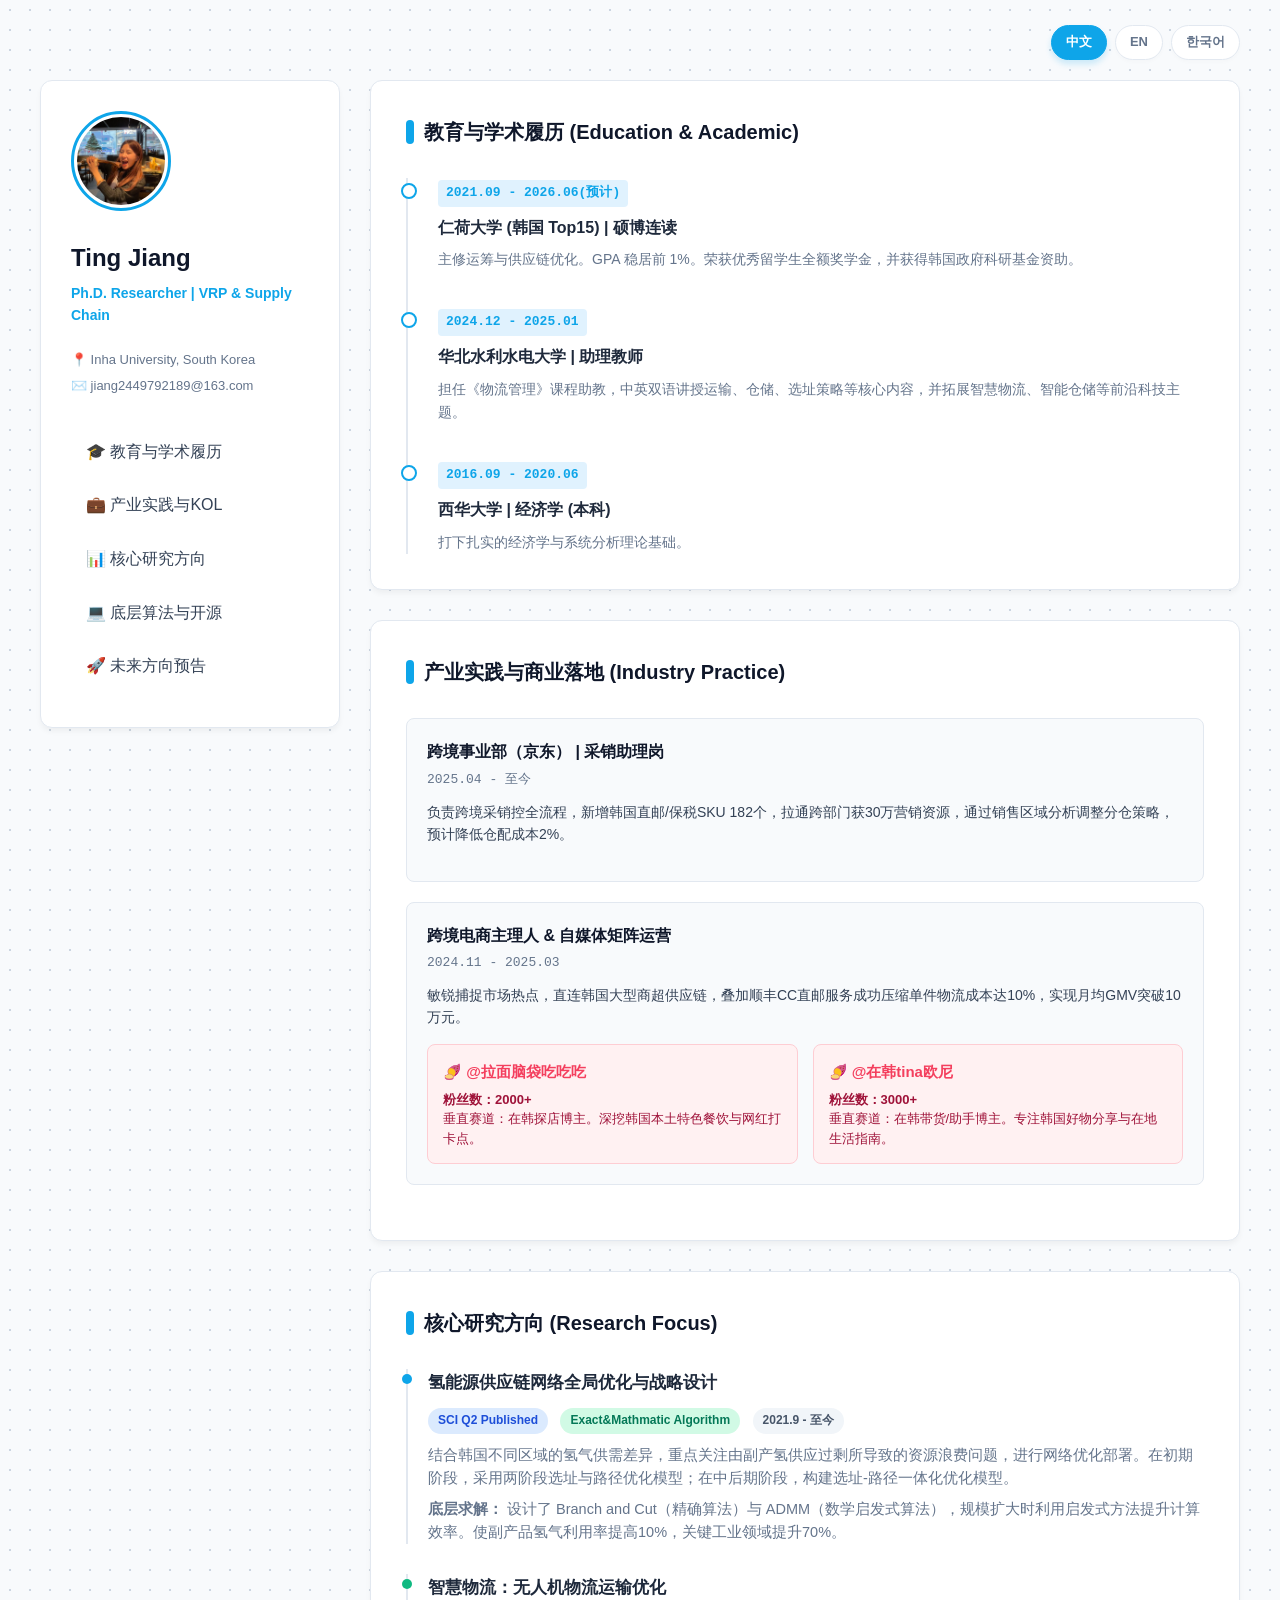
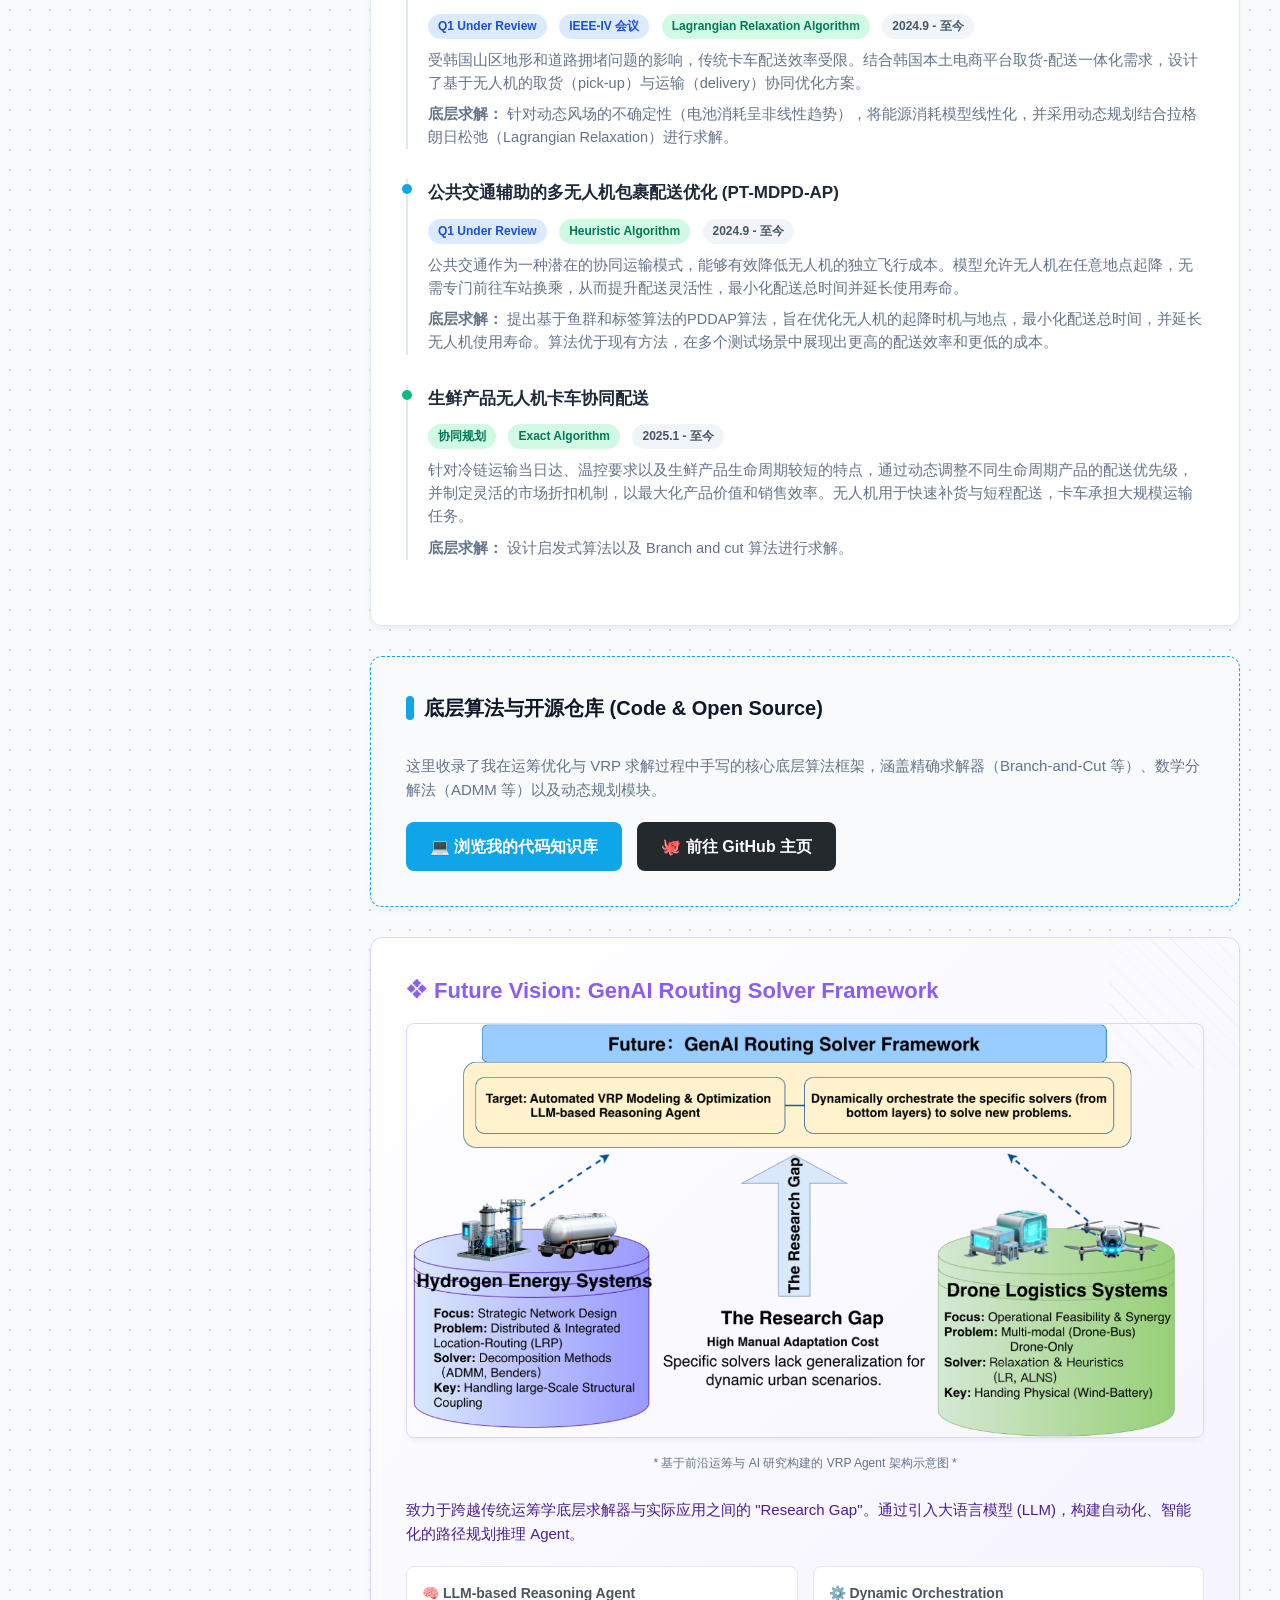
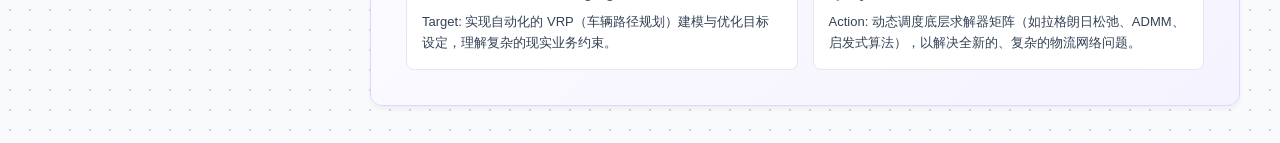
<file: index.html>
<!DOCTYPE html>
<html lang="zh-CN">
<head>
  <meta charset="UTF-8">
  <meta name="viewport" content="width=device-width, initial-scale=1.0">
  <title>Ting Jiang | Routing Optimization & Supply Chain</title>
  <style>
    /* 全局极简科技风设定 */
    :root {
      --bg-color: #f8fafc;
      --card-bg: #ffffff;
      --text-main: #334155;
      --text-light: #64748b;
      --accent-blue: #0ea5e9; 
      --accent-green: #10b981; 
      --accent-purple: #8b5cf6;
      --accent-red: #f43f5e;
      --border-color: #e2e8f0;
    }

    * { box-sizing: border-box; margin: 0; padding: 0; }

    body {
      background-color: var(--bg-color);
      background-image: radial-gradient(#cbd5e1 1px, transparent 1px);
      background-size: 20px 20px;
      font-family: 'Inter', 'Helvetica Neue', Arial, sans-serif;
      color: var(--text-main);
      line-height: 1.6;
      padding: 40px 20px;
      position: relative; /* 语言切换组件定位基准 */
    }

    /* ================= 🌟 新增：右上角语言切换器 ================= */
    .lang-switcher {
      position: absolute;
      top: 25px;
      right: 40px;
      display: flex;
      gap: 8px;
      z-index: 100;
    }
    .lang-btn {
      background: var(--card-bg);
      border: 1px solid var(--border-color);
      padding: 6px 14px;
      border-radius: 20px;
      font-size: 13px;
      font-weight: 600;
      color: var(--text-light);
      text-decoration: none;
      transition: all 0.3s ease;
      box-shadow: 0 2px 4px rgba(0,0,0,0.02);
    }
    .lang-btn:hover {
      border-color: var(--accent-blue);
      color: var(--accent-blue);
    }
    .lang-btn.active {
      background: var(--accent-blue);
      color: #ffffff;
      border-color: var(--accent-blue);
      box-shadow: 0 4px 6px rgba(14, 165, 233, 0.2);
    }

    .container {
      max-width: 1200px;
      margin: 40px auto 0; /* 顶部留出空间给语言切换器 */
      display: flex;
      gap: 30px;
      align-items: flex-start;
    }

    /* ================= 左侧固定信息栏 ================= */
    .sidebar {
      width: 300px;
      background: var(--card-bg);
      padding: 30px;
      border-radius: 12px;
      border: 1px solid var(--border-color);
      box-shadow: 0 4px 6px -1px rgba(0, 0, 0, 0.05);
      position: sticky;
      top: 40px;
      flex-shrink: 0;
    }

    .avatar {
      width: 100px; height: 100px;
      border-radius: 50%;
      object-fit: cover;
      border: 3px solid var(--accent-blue);
      padding: 3px;
      margin-bottom: 20px;
    }

    .sidebar h1 { font-size: 24px; margin-bottom: 5px; color: #0f172a; }
    .sidebar .title { font-size: 14px; color: var(--accent-blue); font-weight: bold; margin-bottom: 20px; }
    .sidebar .contact { font-size: 13px; color: var(--text-light); line-height: 2; margin-bottom: 30px; }
    
    .nav-links a {
      display: block;
      padding: 10px 15px;
      color: var(--text-main);
      text-decoration: none;
      font-weight: 500;
      border-radius: 6px;
      margin-bottom: 8px;
      transition: background 0.2s;
    }
    .nav-links a:hover { background: #f1f5f9; color: var(--accent-blue); }

    /* ================= 右侧内容区 ================= */
    .main-content {
      flex: 1;
      display: flex;
      flex-direction: column;
      gap: 30px;
    }

    .section-card {
      background: var(--card-bg);
      padding: 35px;
      border-radius: 12px;
      border: 1px solid var(--border-color);
      box-shadow: 0 4px 6px -1px rgba(0, 0, 0, 0.05);
    }

    .section-title {
      font-size: 20px;
      color: #0f172a;
      margin-bottom: 30px;
      display: flex;
      align-items: center;
      gap: 10px;
    }
    .section-title::before {
      content: '';
      display: block;
      width: 8px; height: 24px;
      background: var(--accent-blue);
      border-radius: 4px;
    }

    /* 时间轴与各模块样式略（保持一致）... */
    .timeline-list { position: relative; padding-left: 30px; border-left: 2px solid var(--border-color); }
    .time-node { position: relative; margin-bottom: 35px; }
    .time-node:last-child { margin-bottom: 0; }
    .time-node::before { content: ''; position: absolute; left: -37px; top: 5px; width: 12px; height: 12px; border-radius: 50%; background: white; border: 2px solid var(--accent-blue); }
    .time-date { font-family: monospace; font-size: 13px; color: var(--accent-blue); font-weight: 600; margin-bottom: 8px; display: inline-block; background: #e0f2fe; padding: 3px 8px; border-radius: 4px; }
    .time-content h3 { font-size: 16px; color: #1e293b; margin-bottom: 8px; }
    .time-content p { font-size: 14px; color: var(--text-light); line-height: 1.7; }

    .industry-item { background: #f8fafc; border: 1px solid var(--border-color); border-radius: 8px; padding: 20px; margin-bottom: 20px; }
    .industry-item h3 { font-size: 16px; color: #0f172a; margin-bottom: 5px; }
    .industry-date { font-size: 13px; color: var(--text-light); margin-bottom: 10px; font-family: monospace; }
    .industry-item p { font-size: 14px; color: var(--text-main); margin-bottom: 15px; }

    .kol-container { display: flex; gap: 15px; flex-wrap: wrap; }
    .kol-card { flex: 1; min-width: 250px; display: flex; flex-direction: column; padding: 15px; background: #fff1f2; border: 1px solid #fecdd3; border-radius: 8px; text-decoration: none; transition: all 0.2s; }
    .kol-card:hover { transform: translateY(-3px); box-shadow: 0 4px 12px rgba(244, 63, 94, 0.15); }
    .kol-title { font-size: 15px; font-weight: bold; color: var(--accent-red); margin-bottom: 6px; display: flex; align-items: center; gap: 8px;}
    .kol-desc { font-size: 13px; color: #9f1239; line-height: 1.5; }

    .research-item { border-left: 2px solid var(--border-color); padding-left: 20px; margin-bottom: 30px; position: relative; }
    .research-item::before { content: ''; position: absolute; left: -6px; top: 5px; width: 10px; height: 10px; background: var(--accent-blue); border-radius: 50%; }
    .research-item h3 { font-size: 17px; margin-bottom: 10px; color: #1e293b; }
    .research-item p { font-size: 14.5px; color: var(--text-light); margin-bottom: 8px; }
    
    .tag { display: inline-block; padding: 3px 10px; border-radius: 20px; font-size: 12px; font-weight: 600; margin-right: 8px; margin-bottom: 10px; }
    .tag-green { background: #d1fae5; color: #047857; }
    .tag-blue { background: #dbeafe; color: #1d4ed8; }
    .tag-gray { background: #f1f5f9; color: #475569; }

    /* ================= 未来预告模块 ================= */
    .future-agent-card { background: linear-gradient(to right bottom, #ffffff, #f5f3ff); border: 1px solid #ddd6fe; position: relative; overflow: hidden; }
    .future-agent-card::after { content: ''; position: absolute; right: -20px; top: -20px; width: 150px; height: 150px; background-image: repeating-linear-gradient(45deg, #ede9fe 0, #ede9fe 1px, transparent 1px, transparent 15px); opacity: 0.5; }
    .future-title { color: var(--accent-purple); font-weight: bold; margin-bottom: 15px; font-size: 22px; }
    .agent-architecture { display: flex; gap: 15px; margin-top: 20px; }
    .arch-box { flex: 1; background: white; border: 1px solid #e5e7eb; padding: 15px; border-radius: 8px; font-size: 13px; }
    .arch-box h4 { color: #4b5563; margin-bottom: 8px; font-size: 14px; }
  </style>
</head>
<body>

<div class="lang-switcher">
  <a href="index.html" class="lang-btn active">中文</a>
  <a href="index_en.html" class="lang-btn">EN</a>
  <a href="index_ko.html" class="lang-btn">한국어</a>
</div>

<div class="container">
  <aside class="sidebar">
    <img src="profile.jpg" alt="Ting Jiang" class="avatar">
    <h1>Ting Jiang</h1>
    <div class="title">Ph.D. Researcher | VRP & Supply Chain</div>
    <div class="contact">
      <p>📍 Inha University, South Korea</p>
      <p>✉️ jiang2449792189@163.com</p>
    </div>
    <div class="nav-links">
      <a href="#education">🎓 教育与学术履历</a>
      <a href="#industry">💼 产业实践与KOL</a>
      <a href="#research">📊 核心研究方向</a>
      <a href="#code">💻 底层算法与开源</a>
      <a href="#future">🚀 未来方向预告</a>
    </div>
  </aside>

  <main class="main-content">

    <section id="education" class="section-card">
      <h2 class="section-title">教育与学术履历 (Education & Academic)</h2>
      <div class="timeline-list">
        <div class="time-node">
          <div class="time-date">2021.09 - 2026.06(预计)</div>
          <div class="time-content">
            <h3>仁荷大学 (韩国 Top15) | 硕博连读</h3>
            <p>主修运筹与供应链优化。GPA 稳居前 1%。荣获优秀留学生全额奖学金，并获得韩国政府科研基金资助。</p>
          </div>
        </div>
        <div class="time-node">
          <div class="time-date">2024.12 - 2025.01</div>
          <div class="time-content">
            <h3>华北水利水电大学 | 助理教师</h3>
            <p>担任《物流管理》课程助教，中英双语讲授运输、仓储、选址策略等核心内容，并拓展智慧物流、智能仓储等前沿科技主题。</p>
          </div>
        </div>
        <div class="time-node">
          <div class="time-date">2016.09 - 2020.06</div>
          <div class="time-content">
            <h3>西华大学 | 经济学 (本科)</h3>
            <p>打下扎实的经济学与系统分析理论基础。</p>
          </div>
        </div>
      </div>
    </section>

    <section id="industry" class="section-card">
      <h2 class="section-title">产业实践与商业落地 (Industry Practice)</h2>
      
      <div class="industry-item">
        <h3>跨境事业部（京东） | 采销助理岗</h3>
        <div class="industry-date">2025.04 - 至今</div>
        <p>负责跨境采销控全流程，新增韩国直邮/保税SKU 182个，拉通跨部门获30万营销资源，通过销售区域分析调整分仓策略，预计降低仓配成本2%。</p>
      </div>

      <div class="industry-item">
        <h3>跨境电商主理人 & 自媒体矩阵运营</h3>
        <div class="industry-date">2024.11 - 2025.03</div>
        <p>敏锐捕捉市场热点，直连韩国大型商超供应链，叠加顺丰CC直邮服务成功压缩单件物流成本达10%，实现月均GMV突破10万元。</p>
        
        <div class="kol-container">
          <a href="#" target="_blank" class="kol-card">
            <span class="kol-title">🍠 @拉面脑袋吃吃吃</span>
            <span class="kol-desc"><strong>粉丝数：2000+</strong><br>垂直赛道：在韩探店博主。深挖韩国本土特色餐饮与网红打卡点。</span>
          </a>
          <a href="#" target="_blank" class="kol-card">
            <span class="kol-title">🍠 @在韩tina欧尼</span>
            <span class="kol-desc"><strong>粉丝数：3000+</strong><br>垂直赛道：在韩带货/助手博主。专注韩国好物分享与在地生活指南。</span>
          </a>
        </div>
      </div>
    </section>

    <section id="research" class="section-card">
      <h2 class="section-title">核心研究方向 (Research Focus)</h2>
      
      <div class="research-item">
        <h3>氢能源供应链网络全局优化与战略设计</h3>
        <span class="tag tag-blue">SCI Q2 Published</span>
        <span class="tag tag-green">Exact&Mathmatic Algorithm</span>
        <span class="tag tag-gray">2021.9 - 至今</span>
        <p>结合韩国不同区域的氢气供需差异，重点关注由副产氢供应过剩所导致的资源浪费问题，进行网络优化部署。在初期阶段，采用两阶段选址与路径优化模型；在中后期阶段，构建选址-路径一体化优化模型。</p>
        <p><strong>底层求解：</strong> 设计了 Branch and Cut（精确算法）与 ADMM（数学启发式算法），规模扩大时利用启发式方法提升计算效率。使副产品氢气利用率提高10%，关键工业领域提升70%。</p>
      </div>

      <div class="research-item" style="--accent-blue: var(--accent-green);">
        <h3>智慧物流：无人机物流运输优化</h3>
        <span class="tag tag-blue">Q1 Under Review</span>
        <span class="tag tag-blue">IEEE-IV 会议</span>
        <span class="tag tag-green">Lagrangian Relaxation Algorithm</span>
        <span class="tag tag-gray">2024.9 - 至今</span>
        <p>受韩国山区地形和道路拥堵问题的影响，传统卡车配送效率受限。结合韩国本土电商平台取货-配送一体化需求，设计了基于无人机的取货（pick-up）与运输（delivery）协同优化方案。</p>
        <p><strong>底层求解：</strong> 针对动态风场的不确定性（电池消耗呈非线性趋势），将能源消耗模型线性化，并采用动态规划结合拉格朗日松弛（Lagrangian Relaxation）进行求解。</p>
      </div>

      <div class="research-item">
        <h3>公共交通辅助的多无人机包裹配送优化 (PT-MDPD-AP)</h3>
        <span class="tag tag-blue">Q1 Under Review</span>
        <span class="tag tag-green">Heuristic Algorithm</span>
        <span class="tag tag-gray">2024.9 - 至今</span>
        <p>公共交通作为一种潜在的协同运输模式，能够有效降低无人机的独立飞行成本。模型允许无人机在任意地点起降，无需专门前往车站换乘，从而提升配送灵活性，最小化配送总时间并延长使用寿命。</p>
        <p><strong>底层求解：</strong> 提出基于鱼群和标签算法的PDDAP算法，旨在优化无人机的起降时机与地点，最小化配送总时间，并延长无人机使用寿命。算法优于现有方法，在多个测试场景中展现出更高的配送效率和更低的成本。</p>
    </div>

      <div class="research-item" style="--accent-blue: var(--accent-green);">
        <h3>生鲜产品无人机卡车协同配送</h3>
        <span class="tag tag-green">协同规划</span>
        <span class="tag tag-green">Exact Algorithm</span>
        <span class="tag tag-gray">2025.1 - 至今</span>
        <p>针对冷链运输当日达、温控要求以及生鲜产品生命周期较短的特点，通过动态调整不同生命周期产品的配送优先级，并制定灵活的市场折扣机制，以最大化产品价值和销售效率。无人机用于快速补货与短程配送，卡车承担大规模运输任务。</p>
        <p><strong>底层求解：</strong> 设计启发式算法以及 Branch and cut 算法进行求解。</p>
      </div>
    </section>

    <section id="code" class="section-card" style="background: #f8fafc; border: 1px dashed var(--accent-blue);">
      <h2 class="section-title">底层算法与开源仓库 (Code & Open Source)</h2>
      <p style="margin-bottom: 20px; color: var(--text-light); font-size: 15px;">
        这里收录了我在运筹优化与 VRP 求解过程中手写的核心底层算法框架，涵盖精确求解器（Branch-and-Cut 等）、数学分解法（ADMM 等）以及动态规划模块。
      </p>
      <div style="display: flex; gap: 15px; flex-wrap: wrap;">
        <a href="code.html" style="background: var(--accent-blue); color: white; padding: 12px 24px; border-radius: 8px; text-decoration: none; font-weight: bold; transition: opacity 0.2s;" onmouseover="this.style.opacity=0.8" onmouseout="this.style.opacity=1">
          💻 浏览我的代码知识库
        </a>
        <a href="https://github.com/tinajiwona" target="_blank" style="background: #24292e; color: white; padding: 12px 24px; border-radius: 8px; text-decoration: none; font-weight: bold; transition: opacity 0.2s;" onmouseover="this.style.opacity=0.8" onmouseout="this.style.opacity=1">
          🐙 前往 GitHub 主页
        </a>
      </div>
    </section>

    <section id="future" class="section-card future-agent-card">
      <div class="future-title">❖ Future Vision: GenAI Routing Solver Framework</div>

      <div style="text-align: center; margin-bottom: 25px;">
        <img src="vrp-agent-framework.png" alt="GenAI Routing Solver Framework 架构图" style="max-width: 100%; height: auto; border-radius: 8px; border: 1px solid #ddd6fe; box-shadow: 0 4px 6px -1px rgba(0, 0, 0, 0.05);">
        <p style="font-size: 12px; color: var(--text-light); margin-top: 8px;">* 基于前沿运筹与 AI 研究构建的 VRP Agent 架构示意图 *</p>
      </div>

      <p style="color: #4c1d95; font-size: 15px; margin-bottom: 20px;">
        致力于跨越传统运筹学底层求解器与实际应用之间的 "Research Gap"。通过引入大语言模型 (LLM)，构建自动化、智能化的路径规划推理 Agent。
      </p>
      
      <div class="agent-architecture">
        <div class="arch-box">
          <h4>🧠 LLM-based Reasoning Agent</h4>
          <p>Target: 实现自动化的 VRP（车辆路径规划）建模与优化目标设定，理解复杂的现实业务约束。</p>
        </div>
        <div class="arch-box">
          <h4>⚙️ Dynamic Orchestration</h4>
          <p>Action: 动态调度底层求解器矩阵（如拉格朗日松弛、ADMM、启发式算法），以解决全新的、复杂的物流网络问题。</p>
        </div>
      </div>
    </section>

  </main>
</div>

</body>
</html>
</file>
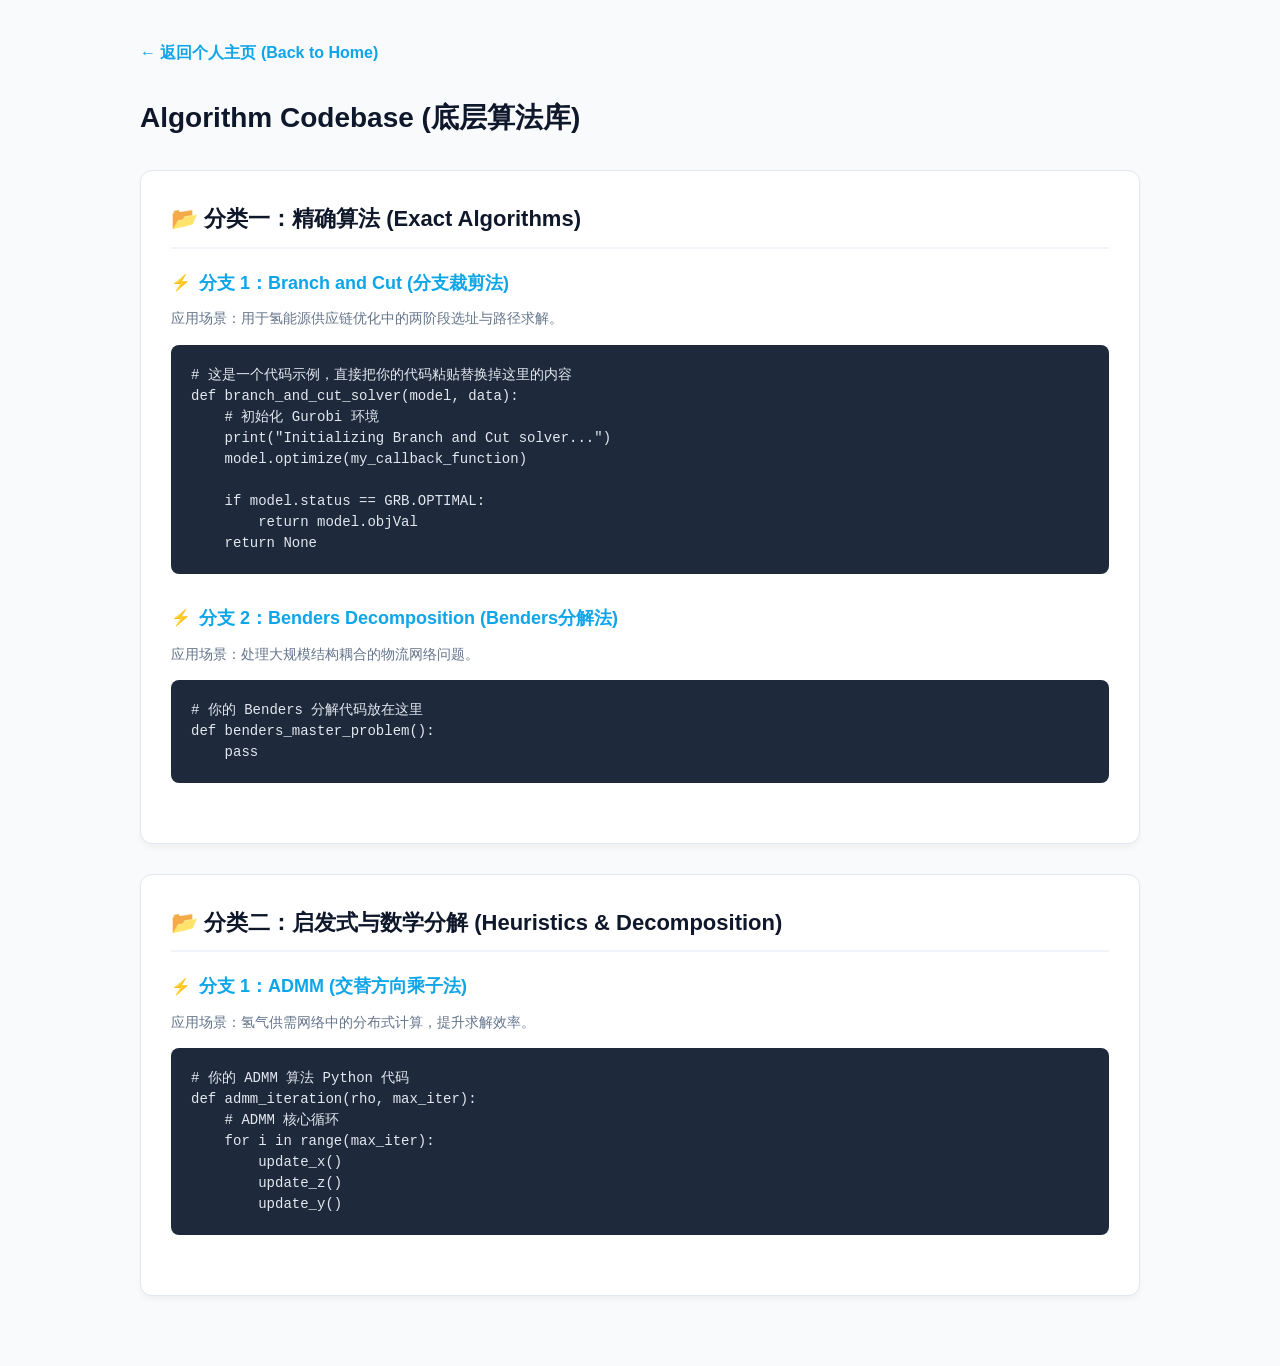
<file: code.html>
<!DOCTYPE html>
<html lang="zh-CN">
<head>
  <meta charset="UTF-8">
  <meta name="viewport" content="width=device-width, initial-scale=1.0">
  <title>Ting Jiang | Algorithm Codebase</title>
  <style>
    /* 保持与主页一致的极简风格 */
    :root {
      --bg-color: #f8fafc; --card-bg: #ffffff;
      --text-main: #334155; --text-light: #64748b;
      --accent-blue: #0ea5e9; --border-color: #e2e8f0;
    }
    * { box-sizing: border-box; margin: 0; padding: 0; }
    body { background-color: var(--bg-color); font-family: 'Inter', Arial, sans-serif; color: var(--text-main); line-height: 1.6; padding: 40px 20px; }
    .container { max-width: 1000px; margin: 0 auto; }
    
    /* 顶部导航返回按钮 */
    .top-nav { margin-bottom: 30px; }
    .top-nav a { text-decoration: none; color: var(--accent-blue); font-weight: bold; display: flex; align-items: center; gap: 5px; }
    .top-nav a:hover { text-decoration: underline; }

    /* 分类大框架样式 */
    .category-card { background: var(--card-bg); border: 1px solid var(--border-color); border-radius: 12px; padding: 30px; margin-bottom: 30px; box-shadow: 0 4px 6px -1px rgba(0,0,0,0.05); }
    .category-title { font-size: 22px; color: #0f172a; margin-bottom: 20px; padding-bottom: 10px; border-bottom: 2px solid #f1f5f9; }
    
    /* 分支样式 */
    .branch-item { margin-bottom: 30px; }
    .branch-title { font-size: 18px; color: var(--accent-blue); margin-bottom: 10px; display: flex; align-items: center; gap: 8px; }
    .branch-title::before { content: '⚡'; font-size: 16px; }
    .branch-desc { font-size: 14px; color: var(--text-light); margin-bottom: 15px; }

    /* 代码块极客样式 */
    .code-box { background: #1e293b; color: #e2e8f0; padding: 20px; border-radius: 8px; overflow-x: auto; font-family: 'Courier New', Courier, monospace; font-size: 14px; line-height: 1.5; }
  </style>
</head>
<body>

<div class="container">
  <div class="top-nav">
    <a href="index.html">← 返回个人主页 (Back to Home)</a>
  </div>

  <h1 style="margin-bottom: 30px; font-size: 28px; color: #0f172a;">Algorithm Codebase (底层算法库)</h1>

  <div class="category-card">
    <h2 class="category-title">📂 分类一：精确算法 (Exact Algorithms)</h2>

    <div class="branch-item">
      <h3 class="branch-title">分支 1：Branch and Cut (分支裁剪法)</h3>
      <p class="branch-desc">应用场景：用于氢能源供应链优化中的两阶段选址与路径求解。</p>
      
      <div class="code-box">
<pre><code># 这是一个代码示例，直接把你的代码粘贴替换掉这里的内容
def branch_and_cut_solver(model, data):
    # 初始化 Gurobi 环境
    print("Initializing Branch and Cut solver...")
    model.optimize(my_callback_function)
    
    if model.status == GRB.OPTIMAL:
        return model.objVal
    return None
</code></pre>
      </div>
    </div>
    
    <div class="branch-item">
      <h3 class="branch-title">分支 2：Benders Decomposition (Benders分解法)</h3>
      <p class="branch-desc">应用场景：处理大规模结构耦合的物流网络问题。</p>
      <div class="code-box">
<pre><code># 你的 Benders 分解代码放在这里
def benders_master_problem():
    pass
</code></pre>
      </div>
    </div>

  </div> <div class="category-card">
    <h2 class="category-title">📂 分类二：启发式与数学分解 (Heuristics & Decomposition)</h2>

    <div class="branch-item">
      <h3 class="branch-title">分支 1：ADMM (交替方向乘子法)</h3>
      <p class="branch-desc">应用场景：氢气供需网络中的分布式计算，提升求解效率。</p>
      <div class="code-box">
<pre><code># 你的 ADMM 算法 Python 代码
def admm_iteration(rho, max_iter):
    # ADMM 核心循环
    for i in range(max_iter):
        update_x()
        update_z()
        update_y()
</code></pre>
      </div>
    </div>

  </div> </div>

</body>
</html>
</file>
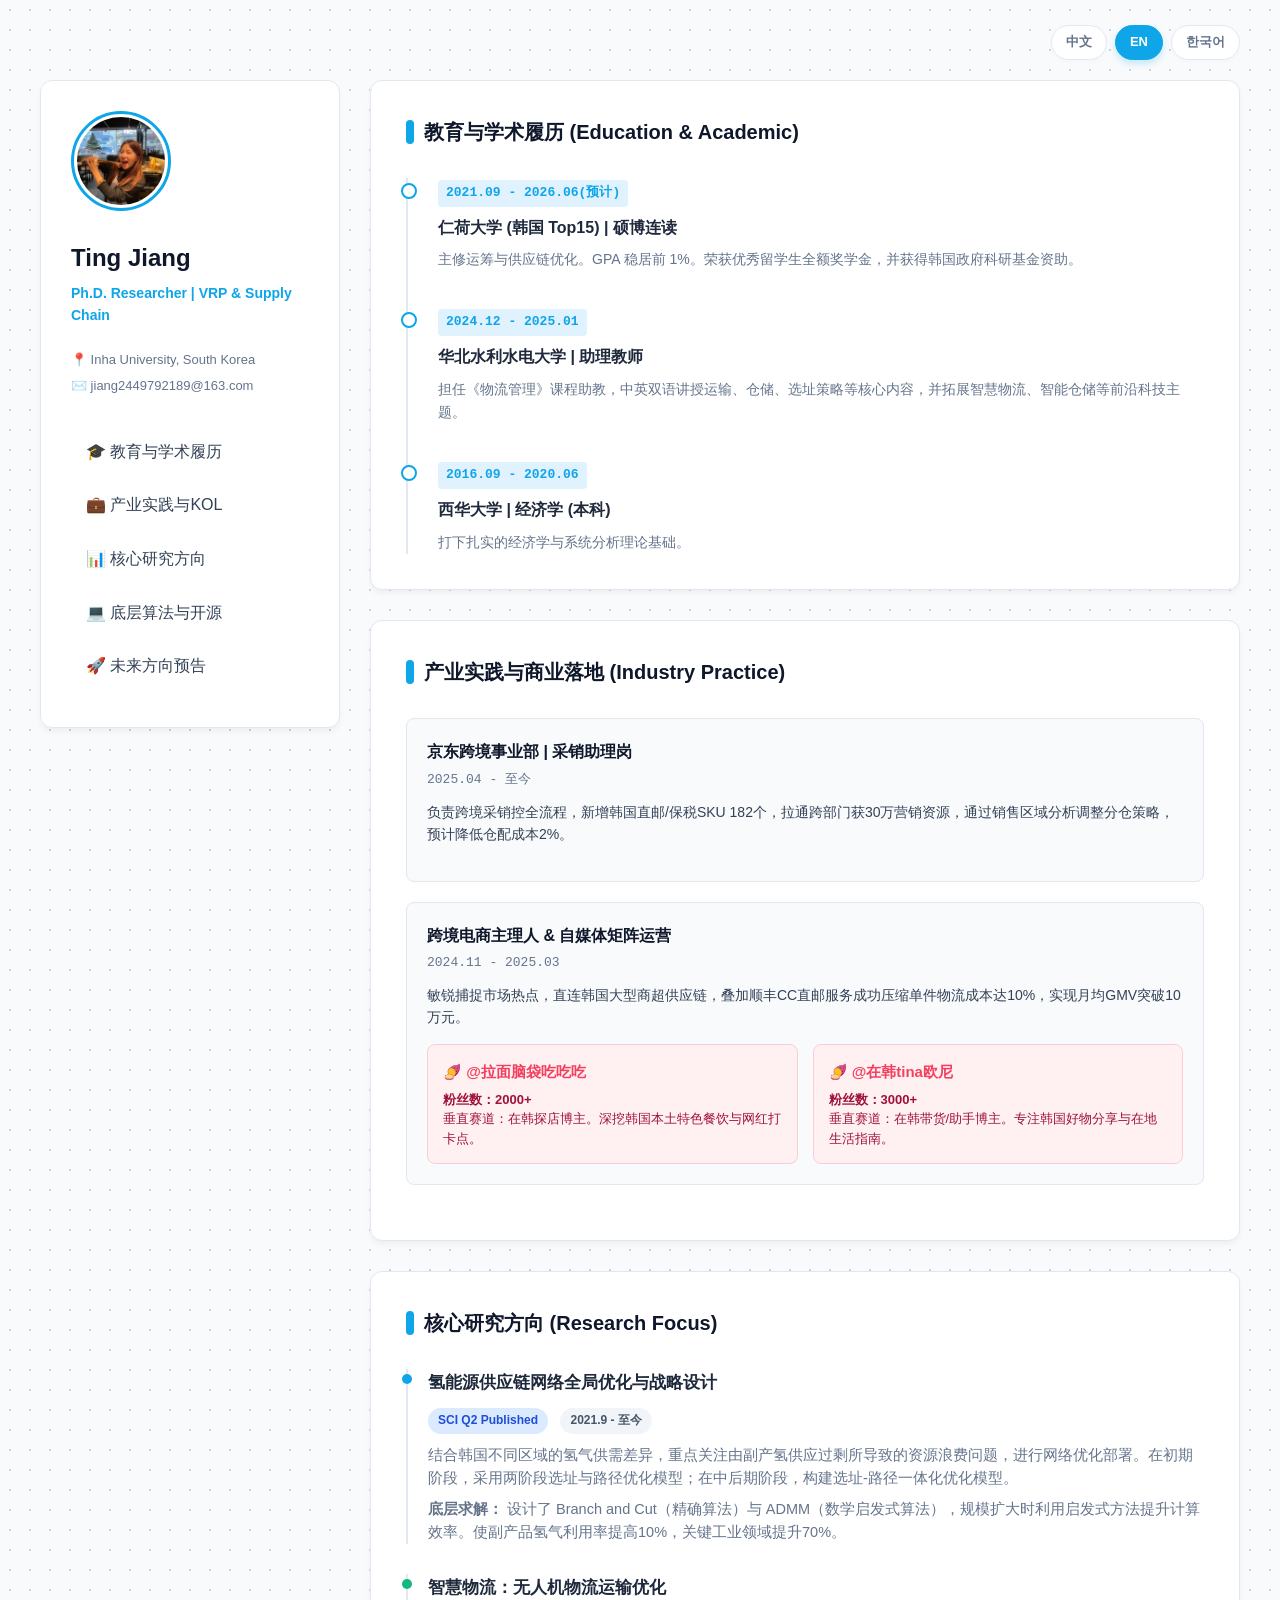
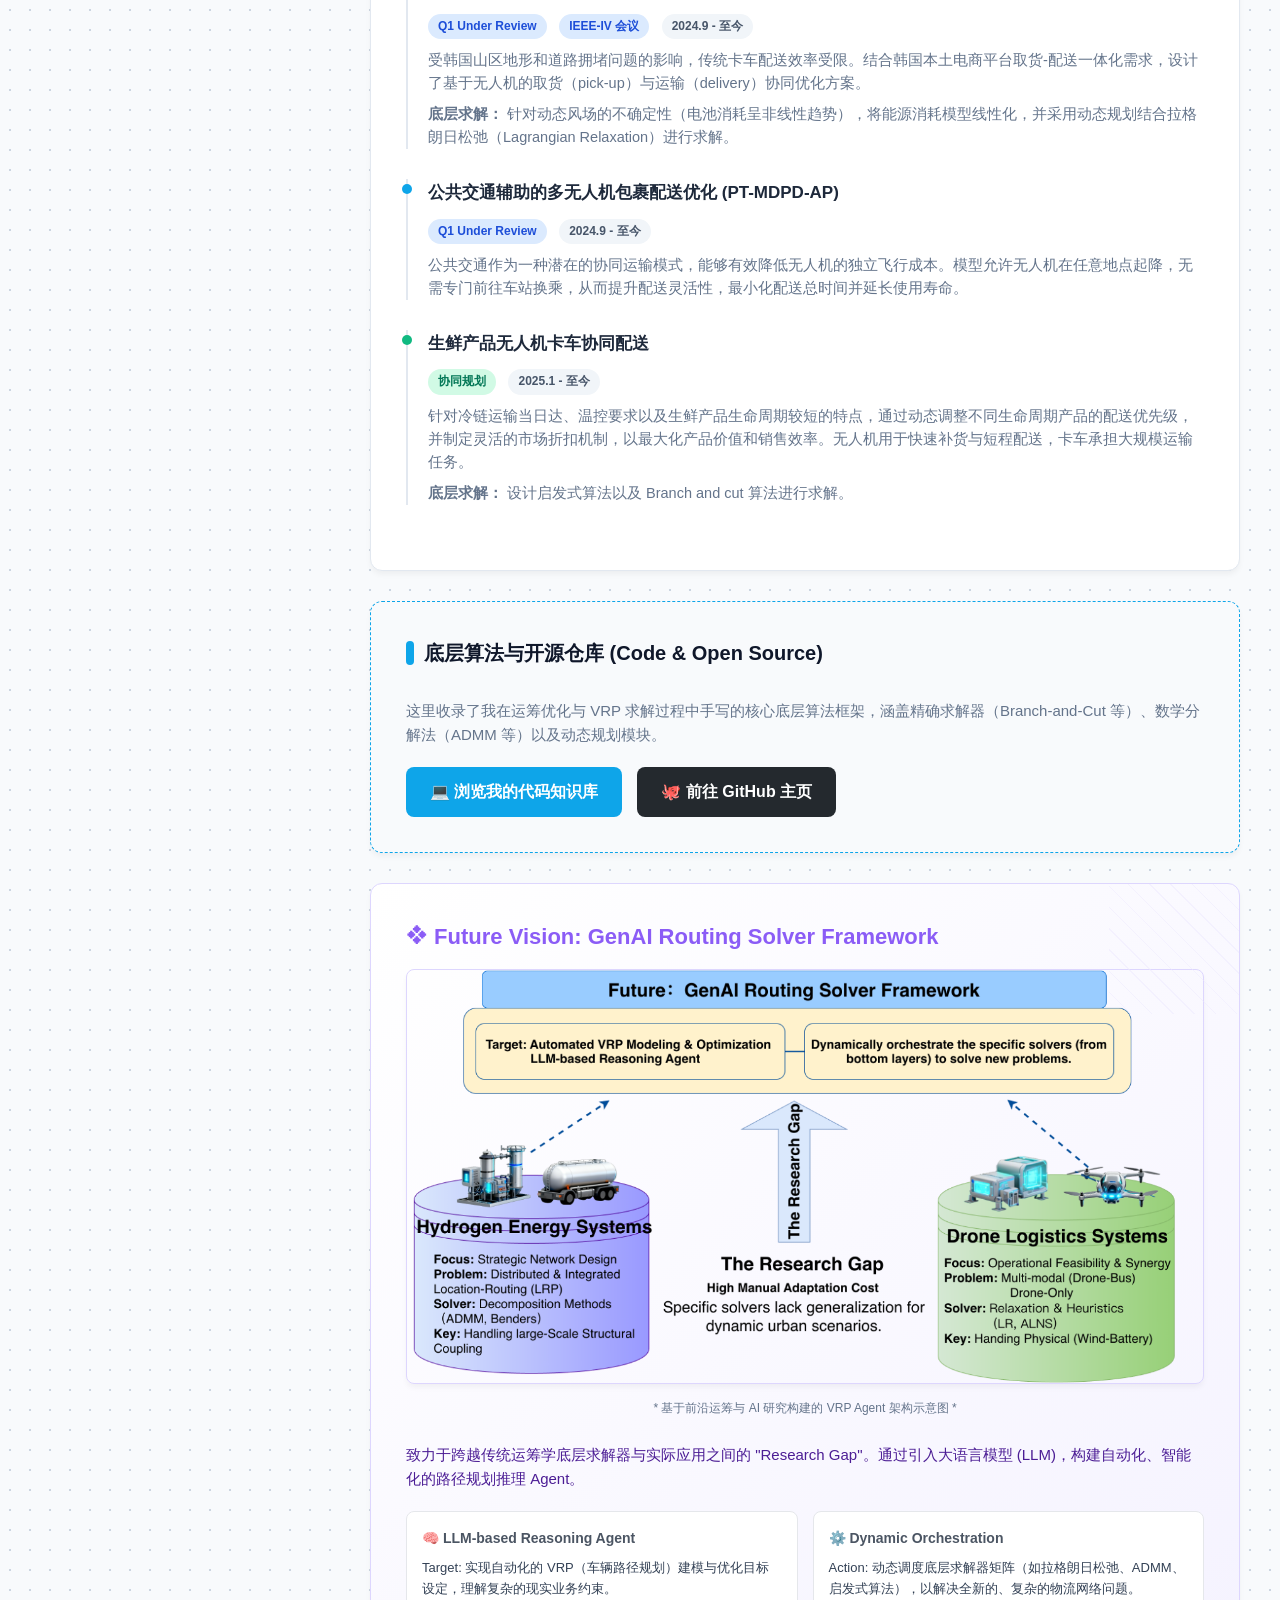
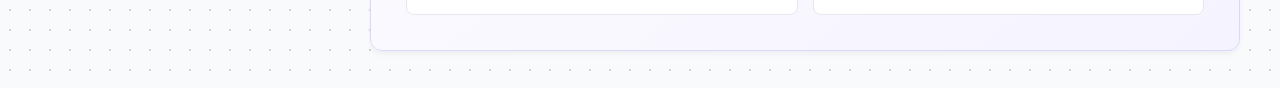
<file: index_en.html>
<!DOCTYPE html>
<html lang="zh-CN">
<head>
  <meta charset="UTF-8">
  <meta name="viewport" content="width=device-width, initial-scale=1.0">
  <title>Ting Jiang | Routing Optimization & Supply Chain</title>
  <style>
    /* 全局极简科技风设定 */
    :root {
      --bg-color: #f8fafc;
      --card-bg: #ffffff;
      --text-main: #334155;
      --text-light: #64748b;
      --accent-blue: #0ea5e9; 
      --accent-green: #10b981; 
      --accent-purple: #8b5cf6;
      --accent-red: #f43f5e;
      --border-color: #e2e8f0;
    }

    * { box-sizing: border-box; margin: 0; padding: 0; }

    body {
      background-color: var(--bg-color);
      background-image: radial-gradient(#cbd5e1 1px, transparent 1px);
      background-size: 20px 20px;
      font-family: 'Inter', 'Helvetica Neue', Arial, sans-serif;
      color: var(--text-main);
      line-height: 1.6;
      padding: 40px 20px;
      position: relative; /* 语言切换组件定位基准 */
    }

    /* ================= 🌟 新增：右上角语言切换器 ================= */
    .lang-switcher {
      position: absolute;
      top: 25px;
      right: 40px;
      display: flex;
      gap: 8px;
      z-index: 100;
    }
    .lang-btn {
      background: var(--card-bg);
      border: 1px solid var(--border-color);
      padding: 6px 14px;
      border-radius: 20px;
      font-size: 13px;
      font-weight: 600;
      color: var(--text-light);
      text-decoration: none;
      transition: all 0.3s ease;
      box-shadow: 0 2px 4px rgba(0,0,0,0.02);
    }
    .lang-btn:hover {
      border-color: var(--accent-blue);
      color: var(--accent-blue);
    }
    .lang-btn.active {
      background: var(--accent-blue);
      color: #ffffff;
      border-color: var(--accent-blue);
      box-shadow: 0 4px 6px rgba(14, 165, 233, 0.2);
    }

    .container {
      max-width: 1200px;
      margin: 40px auto 0; /* 顶部留出空间给语言切换器 */
      display: flex;
      gap: 30px;
      align-items: flex-start;
    }

    /* ================= 左侧固定信息栏 ================= */
    .sidebar {
      width: 300px;
      background: var(--card-bg);
      padding: 30px;
      border-radius: 12px;
      border: 1px solid var(--border-color);
      box-shadow: 0 4px 6px -1px rgba(0, 0, 0, 0.05);
      position: sticky;
      top: 40px;
      flex-shrink: 0;
    }

    .avatar {
      width: 100px; height: 100px;
      border-radius: 50%;
      object-fit: cover;
      border: 3px solid var(--accent-blue);
      padding: 3px;
      margin-bottom: 20px;
    }

    .sidebar h1 { font-size: 24px; margin-bottom: 5px; color: #0f172a; }
    .sidebar .title { font-size: 14px; color: var(--accent-blue); font-weight: bold; margin-bottom: 20px; }
    .sidebar .contact { font-size: 13px; color: var(--text-light); line-height: 2; margin-bottom: 30px; }
    
    .nav-links a {
      display: block;
      padding: 10px 15px;
      color: var(--text-main);
      text-decoration: none;
      font-weight: 500;
      border-radius: 6px;
      margin-bottom: 8px;
      transition: background 0.2s;
    }
    .nav-links a:hover { background: #f1f5f9; color: var(--accent-blue); }

    /* ================= 右侧内容区 ================= */
    .main-content {
      flex: 1;
      display: flex;
      flex-direction: column;
      gap: 30px;
    }

    .section-card {
      background: var(--card-bg);
      padding: 35px;
      border-radius: 12px;
      border: 1px solid var(--border-color);
      box-shadow: 0 4px 6px -1px rgba(0, 0, 0, 0.05);
    }

    .section-title {
      font-size: 20px;
      color: #0f172a;
      margin-bottom: 30px;
      display: flex;
      align-items: center;
      gap: 10px;
    }
    .section-title::before {
      content: '';
      display: block;
      width: 8px; height: 24px;
      background: var(--accent-blue);
      border-radius: 4px;
    }

    /* 时间轴与各模块样式略（保持一致）... */
    .timeline-list { position: relative; padding-left: 30px; border-left: 2px solid var(--border-color); }
    .time-node { position: relative; margin-bottom: 35px; }
    .time-node:last-child { margin-bottom: 0; }
    .time-node::before { content: ''; position: absolute; left: -37px; top: 5px; width: 12px; height: 12px; border-radius: 50%; background: white; border: 2px solid var(--accent-blue); }
    .time-date { font-family: monospace; font-size: 13px; color: var(--accent-blue); font-weight: 600; margin-bottom: 8px; display: inline-block; background: #e0f2fe; padding: 3px 8px; border-radius: 4px; }
    .time-content h3 { font-size: 16px; color: #1e293b; margin-bottom: 8px; }
    .time-content p { font-size: 14px; color: var(--text-light); line-height: 1.7; }

    .industry-item { background: #f8fafc; border: 1px solid var(--border-color); border-radius: 8px; padding: 20px; margin-bottom: 20px; }
    .industry-item h3 { font-size: 16px; color: #0f172a; margin-bottom: 5px; }
    .industry-date { font-size: 13px; color: var(--text-light); margin-bottom: 10px; font-family: monospace; }
    .industry-item p { font-size: 14px; color: var(--text-main); margin-bottom: 15px; }

    .kol-container { display: flex; gap: 15px; flex-wrap: wrap; }
    .kol-card { flex: 1; min-width: 250px; display: flex; flex-direction: column; padding: 15px; background: #fff1f2; border: 1px solid #fecdd3; border-radius: 8px; text-decoration: none; transition: all 0.2s; }
    .kol-card:hover { transform: translateY(-3px); box-shadow: 0 4px 12px rgba(244, 63, 94, 0.15); }
    .kol-title { font-size: 15px; font-weight: bold; color: var(--accent-red); margin-bottom: 6px; display: flex; align-items: center; gap: 8px;}
    .kol-desc { font-size: 13px; color: #9f1239; line-height: 1.5; }

    .research-item { border-left: 2px solid var(--border-color); padding-left: 20px; margin-bottom: 30px; position: relative; }
    .research-item::before { content: ''; position: absolute; left: -6px; top: 5px; width: 10px; height: 10px; background: var(--accent-blue); border-radius: 50%; }
    .research-item h3 { font-size: 17px; margin-bottom: 10px; color: #1e293b; }
    .research-item p { font-size: 14.5px; color: var(--text-light); margin-bottom: 8px; }
    
    .tag { display: inline-block; padding: 3px 10px; border-radius: 20px; font-size: 12px; font-weight: 600; margin-right: 8px; margin-bottom: 10px; }
    .tag-green { background: #d1fae5; color: #047857; }
    .tag-blue { background: #dbeafe; color: #1d4ed8; }
    .tag-gray { background: #f1f5f9; color: #475569; }

    /* ================= 未来预告模块 ================= */
    .future-agent-card { background: linear-gradient(to right bottom, #ffffff, #f5f3ff); border: 1px solid #ddd6fe; position: relative; overflow: hidden; }
    .future-agent-card::after { content: ''; position: absolute; right: -20px; top: -20px; width: 150px; height: 150px; background-image: repeating-linear-gradient(45deg, #ede9fe 0, #ede9fe 1px, transparent 1px, transparent 15px); opacity: 0.5; }
    .future-title { color: var(--accent-purple); font-weight: bold; margin-bottom: 15px; font-size: 22px; }
    .agent-architecture { display: flex; gap: 15px; margin-top: 20px; }
    .arch-box { flex: 1; background: white; border: 1px solid #e5e7eb; padding: 15px; border-radius: 8px; font-size: 13px; }
    .arch-box h4 { color: #4b5563; margin-bottom: 8px; font-size: 14px; }
  </style>
</head>
<body>

<div class="lang-switcher">
  <a href="index.html" class="lang-btn btn">中文</a>
  <a href="index_en.html" class="lang-btn active">EN</a>
  <a href="index_ko.html" class="lang-btn">한국어</a>
</div>

<div class="container">
  <aside class="sidebar">
    <img src="profile.jpg" alt="Ting Jiang" class="avatar">
    <h1>Ting Jiang</h1>
    <div class="title">Ph.D. Researcher | VRP & Supply Chain</div>
    <div class="contact">
      <p>📍 Inha University, South Korea</p>
      <p>✉️ jiang2449792189@163.com</p>
    </div>
    <div class="nav-links">
      <a href="#education">🎓 教育与学术履历</a>
      <a href="#industry">💼 产业实践与KOL</a>
      <a href="#research">📊 核心研究方向</a>
      <a href="#code">💻 底层算法与开源</a>
      <a href="#future">🚀 未来方向预告</a>
    </div>
  </aside>

  <main class="main-content">

    <section id="education" class="section-card">
      <h2 class="section-title">教育与学术履历 (Education & Academic)</h2>
      <div class="timeline-list">
        <div class="time-node">
          <div class="time-date">2021.09 - 2026.06(预计)</div>
          <div class="time-content">
            <h3>仁荷大学 (韩国 Top15) | 硕博连读</h3>
            <p>主修运筹与供应链优化。GPA 稳居前 1%。荣获优秀留学生全额奖学金，并获得韩国政府科研基金资助。</p>
          </div>
        </div>
        <div class="time-node">
          <div class="time-date">2024.12 - 2025.01</div>
          <div class="time-content">
            <h3>华北水利水电大学 | 助理教师</h3>
            <p>担任《物流管理》课程助教，中英双语讲授运输、仓储、选址策略等核心内容，并拓展智慧物流、智能仓储等前沿科技主题。</p>
          </div>
        </div>
        <div class="time-node">
          <div class="time-date">2016.09 - 2020.06</div>
          <div class="time-content">
            <h3>西华大学 | 经济学 (本科)</h3>
            <p>打下扎实的经济学与系统分析理论基础。</p>
          </div>
        </div>
      </div>
    </section>

    <section id="industry" class="section-card">
      <h2 class="section-title">产业实践与商业落地 (Industry Practice)</h2>
      
      <div class="industry-item">
        <h3>京东跨境事业部 | 采销助理岗</h3>
        <div class="industry-date">2025.04 - 至今</div>
        <p>负责跨境采销控全流程，新增韩国直邮/保税SKU 182个，拉通跨部门获30万营销资源，通过销售区域分析调整分仓策略，预计降低仓配成本2%。</p>
      </div>

      <div class="industry-item">
        <h3>跨境电商主理人 & 自媒体矩阵运营</h3>
        <div class="industry-date">2024.11 - 2025.03</div>
        <p>敏锐捕捉市场热点，直连韩国大型商超供应链，叠加顺丰CC直邮服务成功压缩单件物流成本达10%，实现月均GMV突破10万元。</p>
        
        <div class="kol-container">
          <a href="#" target="_blank" class="kol-card">
            <span class="kol-title">🍠 @拉面脑袋吃吃吃</span>
            <span class="kol-desc"><strong>粉丝数：2000+</strong><br>垂直赛道：在韩探店博主。深挖韩国本土特色餐饮与网红打卡点。</span>
          </a>
          <a href="#" target="_blank" class="kol-card">
            <span class="kol-title">🍠 @在韩tina欧尼</span>
            <span class="kol-desc"><strong>粉丝数：3000+</strong><br>垂直赛道：在韩带货/助手博主。专注韩国好物分享与在地生活指南。</span>
          </a>
        </div>
      </div>
    </section>

    <section id="research" class="section-card">
      <h2 class="section-title">核心研究方向 (Research Focus)</h2>
      
      <div class="research-item">
        <h3>氢能源供应链网络全局优化与战略设计</h3>
        <span class="tag tag-blue">SCI Q2 Published</span>
        <span class="tag tag-gray">2021.9 - 至今</span>
        <p>结合韩国不同区域的氢气供需差异，重点关注由副产氢供应过剩所导致的资源浪费问题，进行网络优化部署。在初期阶段，采用两阶段选址与路径优化模型；在中后期阶段，构建选址-路径一体化优化模型。</p>
        <p><strong>底层求解：</strong> 设计了 Branch and Cut（精确算法）与 ADMM（数学启发式算法），规模扩大时利用启发式方法提升计算效率。使副产品氢气利用率提高10%，关键工业领域提升70%。</p>
      </div>

      <div class="research-item" style="--accent-blue: var(--accent-green);">
        <h3>智慧物流：无人机物流运输优化</h3>
        <span class="tag tag-blue">Q1 Under Review</span>
        <span class="tag tag-blue">IEEE-IV 会议</span>
        <span class="tag tag-gray">2024.9 - 至今</span>
        <p>受韩国山区地形和道路拥堵问题的影响，传统卡车配送效率受限。结合韩国本土电商平台取货-配送一体化需求，设计了基于无人机的取货（pick-up）与运输（delivery）协同优化方案。</p>
        <p><strong>底层求解：</strong> 针对动态风场的不确定性（电池消耗呈非线性趋势），将能源消耗模型线性化，并采用动态规划结合拉格朗日松弛（Lagrangian Relaxation）进行求解。</p>
      </div>

      <div class="research-item">
        <h3>公共交通辅助的多无人机包裹配送优化 (PT-MDPD-AP)</h3>
        <span class="tag tag-blue">Q1 Under Review</span>
        <span class="tag tag-gray">2024.9 - 至今</span>
        <p>公共交通作为一种潜在的协同运输模式，能够有效降低无人机的独立飞行成本。模型允许无人机在任意地点起降，无需专门前往车站换乘，从而提升配送灵活性，最小化配送总时间并延长使用寿命。</p>
      </div>

      <div class="research-item" style="--accent-blue: var(--accent-green);">
        <h3>生鲜产品无人机卡车协同配送</h3>
        <span class="tag tag-green">协同规划</span>
        <span class="tag tag-gray">2025.1 - 至今</span>
        <p>针对冷链运输当日达、温控要求以及生鲜产品生命周期较短的特点，通过动态调整不同生命周期产品的配送优先级，并制定灵活的市场折扣机制，以最大化产品价值和销售效率。无人机用于快速补货与短程配送，卡车承担大规模运输任务。</p>
        <p><strong>底层求解：</strong> 设计启发式算法以及 Branch and cut 算法进行求解。</p>
      </div>
    </section>

    <section id="code" class="section-card" style="background: #f8fafc; border: 1px dashed var(--accent-blue);">
      <h2 class="section-title">底层算法与开源仓库 (Code & Open Source)</h2>
      <p style="margin-bottom: 20px; color: var(--text-light); font-size: 15px;">
        这里收录了我在运筹优化与 VRP 求解过程中手写的核心底层算法框架，涵盖精确求解器（Branch-and-Cut 等）、数学分解法（ADMM 等）以及动态规划模块。
      </p>
      <div style="display: flex; gap: 15px; flex-wrap: wrap;">
        <a href="code.html" style="background: var(--accent-blue); color: white; padding: 12px 24px; border-radius: 8px; text-decoration: none; font-weight: bold; transition: opacity 0.2s;" onmouseover="this.style.opacity=0.8" onmouseout="this.style.opacity=1">
          💻 浏览我的代码知识库
        </a>
        <a href="https://github.com/你的用户名" target="_blank" style="background: #24292e; color: white; padding: 12px 24px; border-radius: 8px; text-decoration: none; font-weight: bold; transition: opacity 0.2s;" onmouseover="this.style.opacity=0.8" onmouseout="this.style.opacity=1">
          🐙 前往 GitHub 主页
        </a>
      </div>
    </section>

    <section id="future" class="section-card future-agent-card">
      <div class="future-title">❖ Future Vision: GenAI Routing Solver Framework</div>

      <div style="text-align: center; margin-bottom: 25px;">
        <img src="vrp-agent-framework.png" alt="GenAI Routing Solver Framework 架构图" style="max-width: 100%; height: auto; border-radius: 8px; border: 1px solid #ddd6fe; box-shadow: 0 4px 6px -1px rgba(0, 0, 0, 0.05);">
        <p style="font-size: 12px; color: var(--text-light); margin-top: 8px;">* 基于前沿运筹与 AI 研究构建的 VRP Agent 架构示意图 *</p>
      </div>

      <p style="color: #4c1d95; font-size: 15px; margin-bottom: 20px;">
        致力于跨越传统运筹学底层求解器与实际应用之间的 "Research Gap"。通过引入大语言模型 (LLM)，构建自动化、智能化的路径规划推理 Agent。
      </p>
      
      <div class="agent-architecture">
        <div class="arch-box">
          <h4>🧠 LLM-based Reasoning Agent</h4>
          <p>Target: 实现自动化的 VRP（车辆路径规划）建模与优化目标设定，理解复杂的现实业务约束。</p>
        </div>
        <div class="arch-box">
          <h4>⚙️ Dynamic Orchestration</h4>
          <p>Action: 动态调度底层求解器矩阵（如拉格朗日松弛、ADMM、启发式算法），以解决全新的、复杂的物流网络问题。</p>
        </div>
      </div>
    </section>

  </main>
</div>

</body>
</html>
</file>
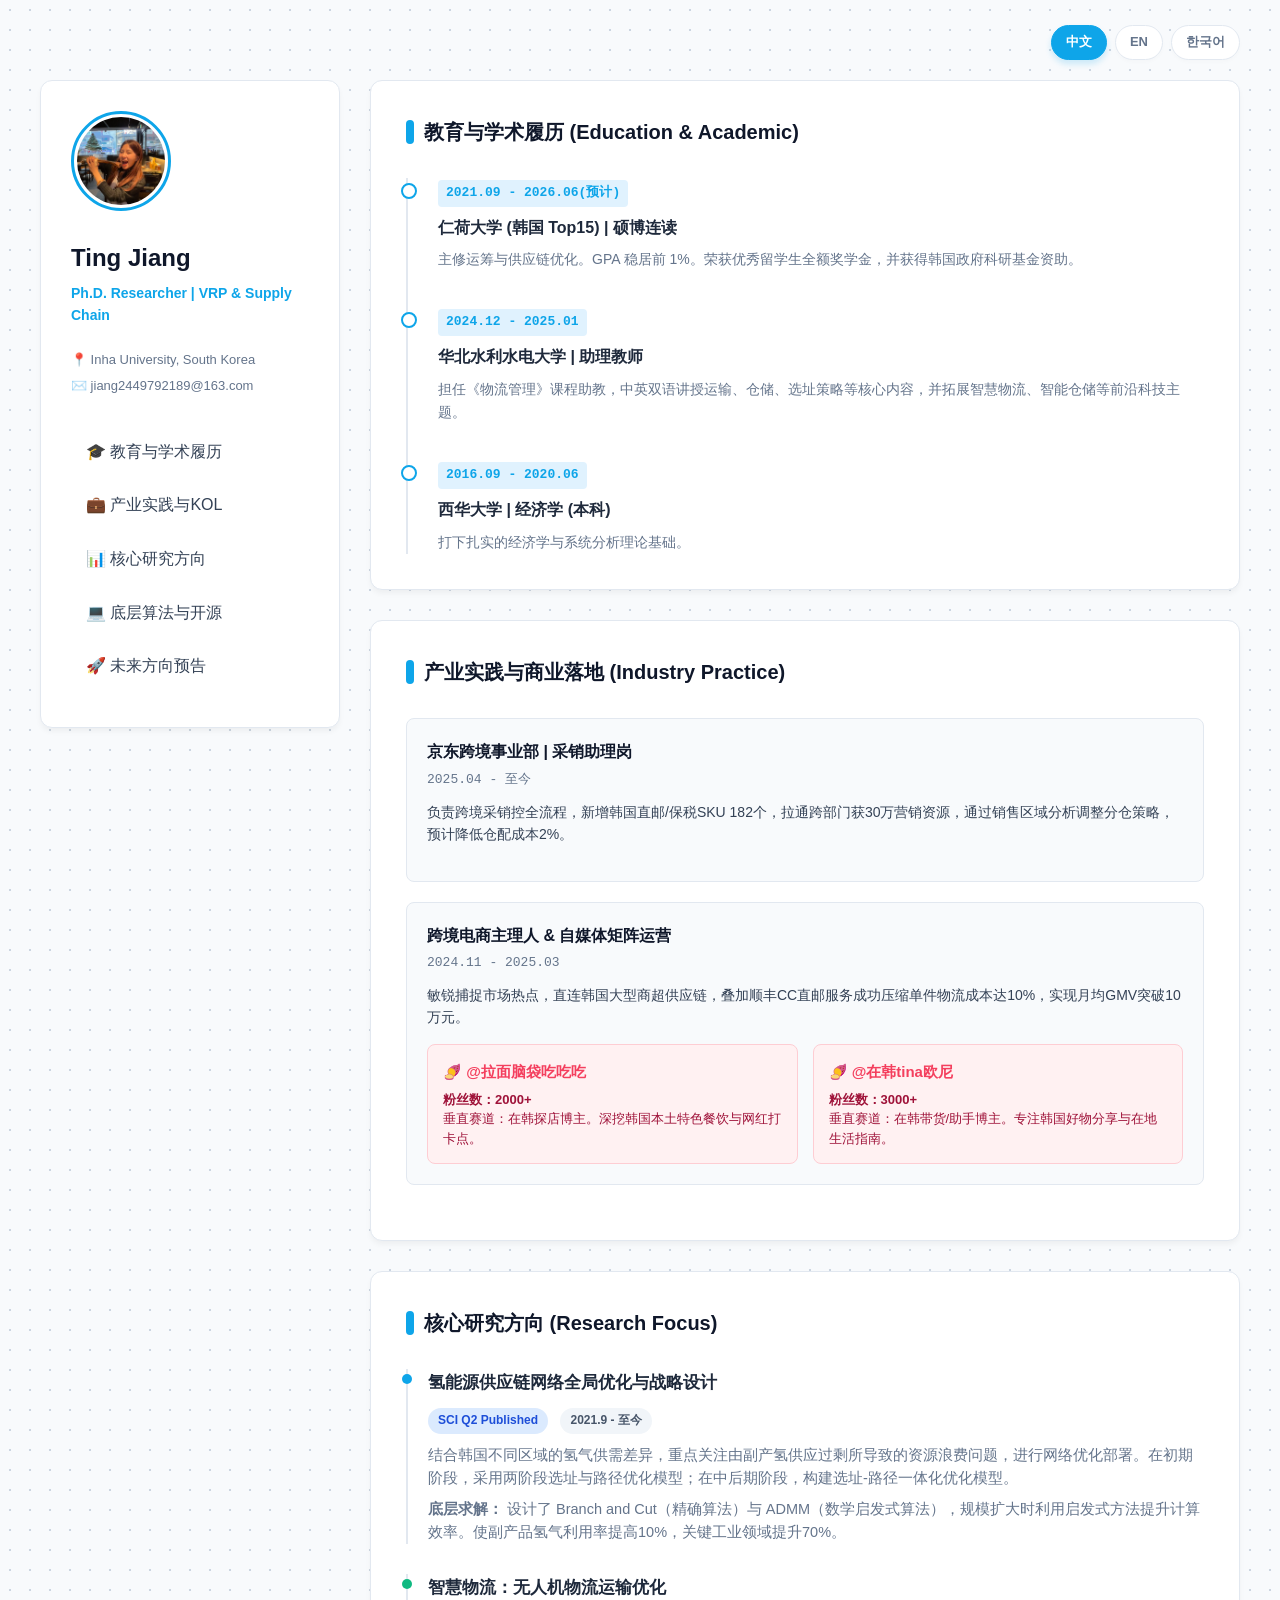
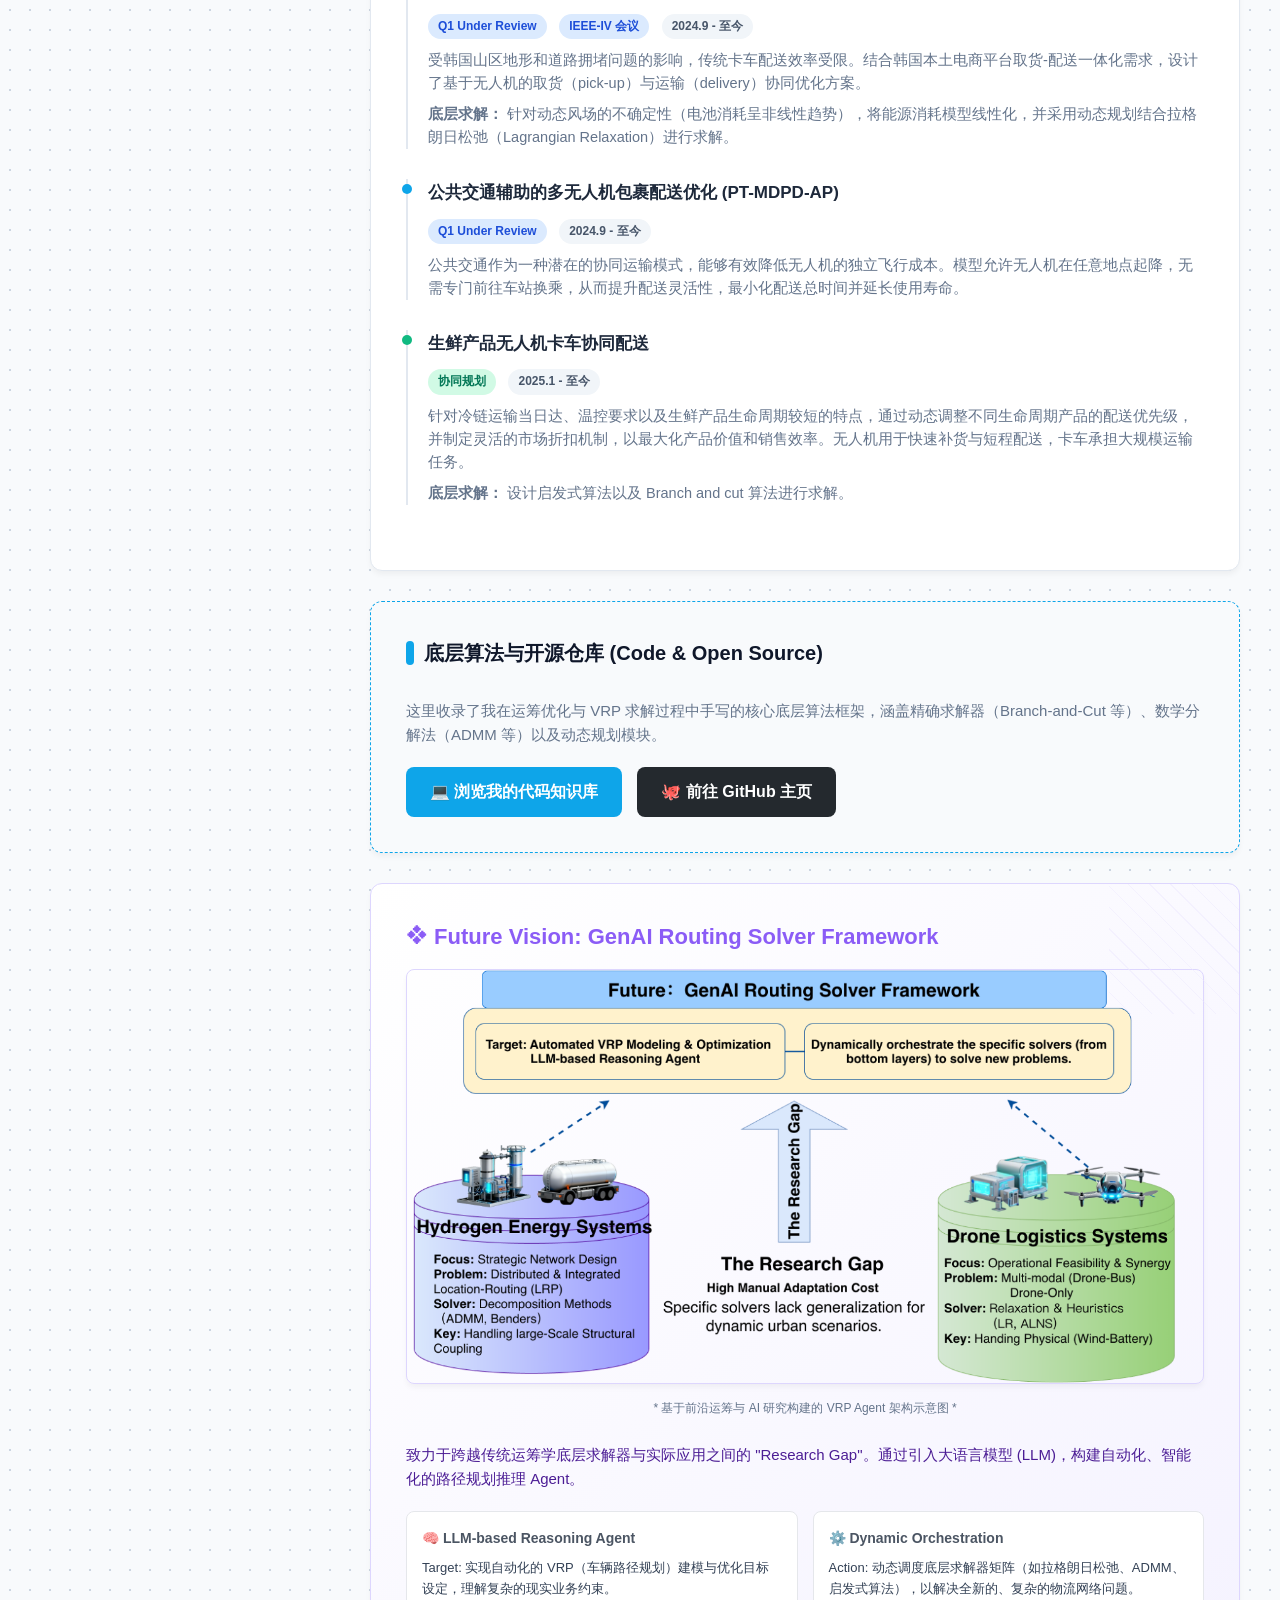
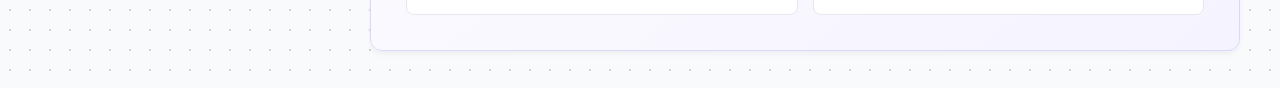
<file: index_ko.html>
<!DOCTYPE html>
<html lang="zh-CN">
<head>
  <meta charset="UTF-8">
  <meta name="viewport" content="width=device-width, initial-scale=1.0">
  <title>Ting Jiang | Routing Optimization & Supply Chain</title>
  <style>
    /* 全局极简科技风设定 */
    :root {
      --bg-color: #f8fafc;
      --card-bg: #ffffff;
      --text-main: #334155;
      --text-light: #64748b;
      --accent-blue: #0ea5e9; 
      --accent-green: #10b981; 
      --accent-purple: #8b5cf6;
      --accent-red: #f43f5e;
      --border-color: #e2e8f0;
    }

    * { box-sizing: border-box; margin: 0; padding: 0; }

    body {
      background-color: var(--bg-color);
      background-image: radial-gradient(#cbd5e1 1px, transparent 1px);
      background-size: 20px 20px;
      font-family: 'Inter', 'Helvetica Neue', Arial, sans-serif;
      color: var(--text-main);
      line-height: 1.6;
      padding: 40px 20px;
      position: relative; /* 语言切换组件定位基准 */
    }

    /* ================= 🌟 新增：右上角语言切换器 ================= */
    .lang-switcher {
      position: absolute;
      top: 25px;
      right: 40px;
      display: flex;
      gap: 8px;
      z-index: 100;
    }
    .lang-btn {
      background: var(--card-bg);
      border: 1px solid var(--border-color);
      padding: 6px 14px;
      border-radius: 20px;
      font-size: 13px;
      font-weight: 600;
      color: var(--text-light);
      text-decoration: none;
      transition: all 0.3s ease;
      box-shadow: 0 2px 4px rgba(0,0,0,0.02);
    }
    .lang-btn:hover {
      border-color: var(--accent-blue);
      color: var(--accent-blue);
    }
    .lang-btn.active {
      background: var(--accent-blue);
      color: #ffffff;
      border-color: var(--accent-blue);
      box-shadow: 0 4px 6px rgba(14, 165, 233, 0.2);
    }

    .container {
      max-width: 1200px;
      margin: 40px auto 0; /* 顶部留出空间给语言切换器 */
      display: flex;
      gap: 30px;
      align-items: flex-start;
    }

    /* ================= 左侧固定信息栏 ================= */
    .sidebar {
      width: 300px;
      background: var(--card-bg);
      padding: 30px;
      border-radius: 12px;
      border: 1px solid var(--border-color);
      box-shadow: 0 4px 6px -1px rgba(0, 0, 0, 0.05);
      position: sticky;
      top: 40px;
      flex-shrink: 0;
    }

    .avatar {
      width: 100px; height: 100px;
      border-radius: 50%;
      object-fit: cover;
      border: 3px solid var(--accent-blue);
      padding: 3px;
      margin-bottom: 20px;
    }

    .sidebar h1 { font-size: 24px; margin-bottom: 5px; color: #0f172a; }
    .sidebar .title { font-size: 14px; color: var(--accent-blue); font-weight: bold; margin-bottom: 20px; }
    .sidebar .contact { font-size: 13px; color: var(--text-light); line-height: 2; margin-bottom: 30px; }
    
    .nav-links a {
      display: block;
      padding: 10px 15px;
      color: var(--text-main);
      text-decoration: none;
      font-weight: 500;
      border-radius: 6px;
      margin-bottom: 8px;
      transition: background 0.2s;
    }
    .nav-links a:hover { background: #f1f5f9; color: var(--accent-blue); }

    /* ================= 右侧内容区 ================= */
    .main-content {
      flex: 1;
      display: flex;
      flex-direction: column;
      gap: 30px;
    }

    .section-card {
      background: var(--card-bg);
      padding: 35px;
      border-radius: 12px;
      border: 1px solid var(--border-color);
      box-shadow: 0 4px 6px -1px rgba(0, 0, 0, 0.05);
    }

    .section-title {
      font-size: 20px;
      color: #0f172a;
      margin-bottom: 30px;
      display: flex;
      align-items: center;
      gap: 10px;
    }
    .section-title::before {
      content: '';
      display: block;
      width: 8px; height: 24px;
      background: var(--accent-blue);
      border-radius: 4px;
    }

    /* 时间轴与各模块样式略（保持一致）... */
    .timeline-list { position: relative; padding-left: 30px; border-left: 2px solid var(--border-color); }
    .time-node { position: relative; margin-bottom: 35px; }
    .time-node:last-child { margin-bottom: 0; }
    .time-node::before { content: ''; position: absolute; left: -37px; top: 5px; width: 12px; height: 12px; border-radius: 50%; background: white; border: 2px solid var(--accent-blue); }
    .time-date { font-family: monospace; font-size: 13px; color: var(--accent-blue); font-weight: 600; margin-bottom: 8px; display: inline-block; background: #e0f2fe; padding: 3px 8px; border-radius: 4px; }
    .time-content h3 { font-size: 16px; color: #1e293b; margin-bottom: 8px; }
    .time-content p { font-size: 14px; color: var(--text-light); line-height: 1.7; }

    .industry-item { background: #f8fafc; border: 1px solid var(--border-color); border-radius: 8px; padding: 20px; margin-bottom: 20px; }
    .industry-item h3 { font-size: 16px; color: #0f172a; margin-bottom: 5px; }
    .industry-date { font-size: 13px; color: var(--text-light); margin-bottom: 10px; font-family: monospace; }
    .industry-item p { font-size: 14px; color: var(--text-main); margin-bottom: 15px; }

    .kol-container { display: flex; gap: 15px; flex-wrap: wrap; }
    .kol-card { flex: 1; min-width: 250px; display: flex; flex-direction: column; padding: 15px; background: #fff1f2; border: 1px solid #fecdd3; border-radius: 8px; text-decoration: none; transition: all 0.2s; }
    .kol-card:hover { transform: translateY(-3px); box-shadow: 0 4px 12px rgba(244, 63, 94, 0.15); }
    .kol-title { font-size: 15px; font-weight: bold; color: var(--accent-red); margin-bottom: 6px; display: flex; align-items: center; gap: 8px;}
    .kol-desc { font-size: 13px; color: #9f1239; line-height: 1.5; }

    .research-item { border-left: 2px solid var(--border-color); padding-left: 20px; margin-bottom: 30px; position: relative; }
    .research-item::before { content: ''; position: absolute; left: -6px; top: 5px; width: 10px; height: 10px; background: var(--accent-blue); border-radius: 50%; }
    .research-item h3 { font-size: 17px; margin-bottom: 10px; color: #1e293b; }
    .research-item p { font-size: 14.5px; color: var(--text-light); margin-bottom: 8px; }
    
    .tag { display: inline-block; padding: 3px 10px; border-radius: 20px; font-size: 12px; font-weight: 600; margin-right: 8px; margin-bottom: 10px; }
    .tag-green { background: #d1fae5; color: #047857; }
    .tag-blue { background: #dbeafe; color: #1d4ed8; }
    .tag-gray { background: #f1f5f9; color: #475569; }

    /* ================= 未来预告模块 ================= */
    .future-agent-card { background: linear-gradient(to right bottom, #ffffff, #f5f3ff); border: 1px solid #ddd6fe; position: relative; overflow: hidden; }
    .future-agent-card::after { content: ''; position: absolute; right: -20px; top: -20px; width: 150px; height: 150px; background-image: repeating-linear-gradient(45deg, #ede9fe 0, #ede9fe 1px, transparent 1px, transparent 15px); opacity: 0.5; }
    .future-title { color: var(--accent-purple); font-weight: bold; margin-bottom: 15px; font-size: 22px; }
    .agent-architecture { display: flex; gap: 15px; margin-top: 20px; }
    .arch-box { flex: 1; background: white; border: 1px solid #e5e7eb; padding: 15px; border-radius: 8px; font-size: 13px; }
    .arch-box h4 { color: #4b5563; margin-bottom: 8px; font-size: 14px; }
  </style>
</head>
<body>

<div class="lang-switcher">
  <a href="index.html" class="lang-btn active">中文</a>
  <a href="index_en.html" class="lang-btn">EN</a>
  <a href="index_ko.html" class="lang-btn">한국어</a>
</div>

<div class="container">
  <aside class="sidebar">
    <img src="profile.jpg" alt="Ting Jiang" class="avatar">
    <h1>Ting Jiang</h1>
    <div class="title">Ph.D. Researcher | VRP & Supply Chain</div>
    <div class="contact">
      <p>📍 Inha University, South Korea</p>
      <p>✉️ jiang2449792189@163.com</p>
    </div>
    <div class="nav-links">
      <a href="#education">🎓 教育与学术履历</a>
      <a href="#industry">💼 产业实践与KOL</a>
      <a href="#research">📊 核心研究方向</a>
      <a href="#code">💻 底层算法与开源</a>
      <a href="#future">🚀 未来方向预告</a>
    </div>
  </aside>

  <main class="main-content">

    <section id="education" class="section-card">
      <h2 class="section-title">教育与学术履历 (Education & Academic)</h2>
      <div class="timeline-list">
        <div class="time-node">
          <div class="time-date">2021.09 - 2026.06(预计)</div>
          <div class="time-content">
            <h3>仁荷大学 (韩国 Top15) | 硕博连读</h3>
            <p>主修运筹与供应链优化。GPA 稳居前 1%。荣获优秀留学生全额奖学金，并获得韩国政府科研基金资助。</p>
          </div>
        </div>
        <div class="time-node">
          <div class="time-date">2024.12 - 2025.01</div>
          <div class="time-content">
            <h3>华北水利水电大学 | 助理教师</h3>
            <p>担任《物流管理》课程助教，中英双语讲授运输、仓储、选址策略等核心内容，并拓展智慧物流、智能仓储等前沿科技主题。</p>
          </div>
        </div>
        <div class="time-node">
          <div class="time-date">2016.09 - 2020.06</div>
          <div class="time-content">
            <h3>西华大学 | 经济学 (本科)</h3>
            <p>打下扎实的经济学与系统分析理论基础。</p>
          </div>
        </div>
      </div>
    </section>

    <section id="industry" class="section-card">
      <h2 class="section-title">产业实践与商业落地 (Industry Practice)</h2>
      
      <div class="industry-item">
        <h3>京东跨境事业部 | 采销助理岗</h3>
        <div class="industry-date">2025.04 - 至今</div>
        <p>负责跨境采销控全流程，新增韩国直邮/保税SKU 182个，拉通跨部门获30万营销资源，通过销售区域分析调整分仓策略，预计降低仓配成本2%。</p>
      </div>

      <div class="industry-item">
        <h3>跨境电商主理人 & 自媒体矩阵运营</h3>
        <div class="industry-date">2024.11 - 2025.03</div>
        <p>敏锐捕捉市场热点，直连韩国大型商超供应链，叠加顺丰CC直邮服务成功压缩单件物流成本达10%，实现月均GMV突破10万元。</p>
        
        <div class="kol-container">
          <a href="#" target="_blank" class="kol-card">
            <span class="kol-title">🍠 @拉面脑袋吃吃吃</span>
            <span class="kol-desc"><strong>粉丝数：2000+</strong><br>垂直赛道：在韩探店博主。深挖韩国本土特色餐饮与网红打卡点。</span>
          </a>
          <a href="#" target="_blank" class="kol-card">
            <span class="kol-title">🍠 @在韩tina欧尼</span>
            <span class="kol-desc"><strong>粉丝数：3000+</strong><br>垂直赛道：在韩带货/助手博主。专注韩国好物分享与在地生活指南。</span>
          </a>
        </div>
      </div>
    </section>

    <section id="research" class="section-card">
      <h2 class="section-title">核心研究方向 (Research Focus)</h2>
      
      <div class="research-item">
        <h3>氢能源供应链网络全局优化与战略设计</h3>
        <span class="tag tag-blue">SCI Q2 Published</span>
        <span class="tag tag-gray">2021.9 - 至今</span>
        <p>结合韩国不同区域的氢气供需差异，重点关注由副产氢供应过剩所导致的资源浪费问题，进行网络优化部署。在初期阶段，采用两阶段选址与路径优化模型；在中后期阶段，构建选址-路径一体化优化模型。</p>
        <p><strong>底层求解：</strong> 设计了 Branch and Cut（精确算法）与 ADMM（数学启发式算法），规模扩大时利用启发式方法提升计算效率。使副产品氢气利用率提高10%，关键工业领域提升70%。</p>
      </div>

      <div class="research-item" style="--accent-blue: var(--accent-green);">
        <h3>智慧物流：无人机物流运输优化</h3>
        <span class="tag tag-blue">Q1 Under Review</span>
        <span class="tag tag-blue">IEEE-IV 会议</span>
        <span class="tag tag-gray">2024.9 - 至今</span>
        <p>受韩国山区地形和道路拥堵问题的影响，传统卡车配送效率受限。结合韩国本土电商平台取货-配送一体化需求，设计了基于无人机的取货（pick-up）与运输（delivery）协同优化方案。</p>
        <p><strong>底层求解：</strong> 针对动态风场的不确定性（电池消耗呈非线性趋势），将能源消耗模型线性化，并采用动态规划结合拉格朗日松弛（Lagrangian Relaxation）进行求解。</p>
      </div>

      <div class="research-item">
        <h3>公共交通辅助的多无人机包裹配送优化 (PT-MDPD-AP)</h3>
        <span class="tag tag-blue">Q1 Under Review</span>
        <span class="tag tag-gray">2024.9 - 至今</span>
        <p>公共交通作为一种潜在的协同运输模式，能够有效降低无人机的独立飞行成本。模型允许无人机在任意地点起降，无需专门前往车站换乘，从而提升配送灵活性，最小化配送总时间并延长使用寿命。</p>
      </div>

      <div class="research-item" style="--accent-blue: var(--accent-green);">
        <h3>生鲜产品无人机卡车协同配送</h3>
        <span class="tag tag-green">协同规划</span>
        <span class="tag tag-gray">2025.1 - 至今</span>
        <p>针对冷链运输当日达、温控要求以及生鲜产品生命周期较短的特点，通过动态调整不同生命周期产品的配送优先级，并制定灵活的市场折扣机制，以最大化产品价值和销售效率。无人机用于快速补货与短程配送，卡车承担大规模运输任务。</p>
        <p><strong>底层求解：</strong> 设计启发式算法以及 Branch and cut 算法进行求解。</p>
      </div>
    </section>

    <section id="code" class="section-card" style="background: #f8fafc; border: 1px dashed var(--accent-blue);">
      <h2 class="section-title">底层算法与开源仓库 (Code & Open Source)</h2>
      <p style="margin-bottom: 20px; color: var(--text-light); font-size: 15px;">
        这里收录了我在运筹优化与 VRP 求解过程中手写的核心底层算法框架，涵盖精确求解器（Branch-and-Cut 等）、数学分解法（ADMM 等）以及动态规划模块。
      </p>
      <div style="display: flex; gap: 15px; flex-wrap: wrap;">
        <a href="code.html" style="background: var(--accent-blue); color: white; padding: 12px 24px; border-radius: 8px; text-decoration: none; font-weight: bold; transition: opacity 0.2s;" onmouseover="this.style.opacity=0.8" onmouseout="this.style.opacity=1">
          💻 浏览我的代码知识库
        </a>
        <a href="https://github.com/你的用户名" target="_blank" style="background: #24292e; color: white; padding: 12px 24px; border-radius: 8px; text-decoration: none; font-weight: bold; transition: opacity 0.2s;" onmouseover="this.style.opacity=0.8" onmouseout="this.style.opacity=1">
          🐙 前往 GitHub 主页
        </a>
      </div>
    </section>

    <section id="future" class="section-card future-agent-card">
      <div class="future-title">❖ Future Vision: GenAI Routing Solver Framework</div>

      <div style="text-align: center; margin-bottom: 25px;">
        <img src="vrp-agent-framework.png" alt="GenAI Routing Solver Framework 架构图" style="max-width: 100%; height: auto; border-radius: 8px; border: 1px solid #ddd6fe; box-shadow: 0 4px 6px -1px rgba(0, 0, 0, 0.05);">
        <p style="font-size: 12px; color: var(--text-light); margin-top: 8px;">* 基于前沿运筹与 AI 研究构建的 VRP Agent 架构示意图 *</p>
      </div>

      <p style="color: #4c1d95; font-size: 15px; margin-bottom: 20px;">
        致力于跨越传统运筹学底层求解器与实际应用之间的 "Research Gap"。通过引入大语言模型 (LLM)，构建自动化、智能化的路径规划推理 Agent。
      </p>
      
      <div class="agent-architecture">
        <div class="arch-box">
          <h4>🧠 LLM-based Reasoning Agent</h4>
          <p>Target: 实现自动化的 VRP（车辆路径规划）建模与优化目标设定，理解复杂的现实业务约束。</p>
        </div>
        <div class="arch-box">
          <h4>⚙️ Dynamic Orchestration</h4>
          <p>Action: 动态调度底层求解器矩阵（如拉格朗日松弛、ADMM、启发式算法），以解决全新的、复杂的物流网络问题。</p>
        </div>
      </div>
    </section>

  </main>
</div>

</body>
</html>
</file>
